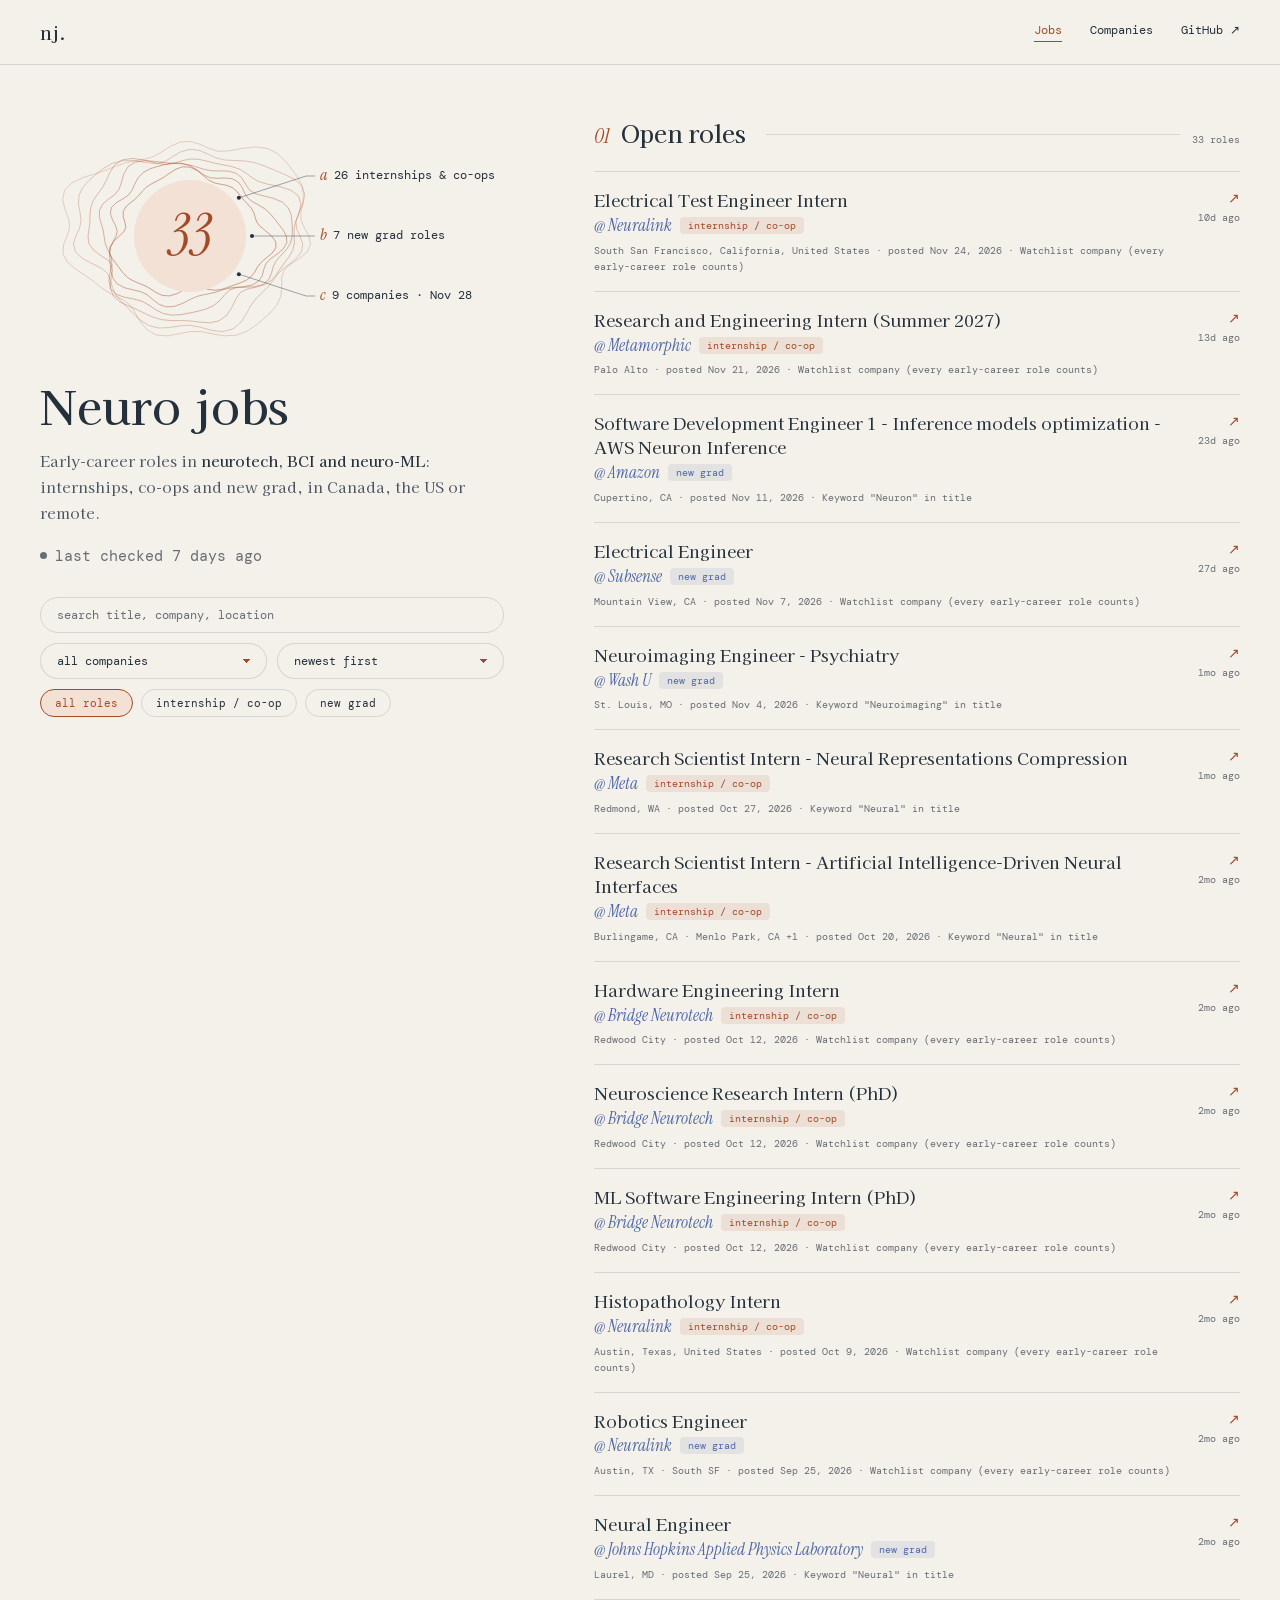
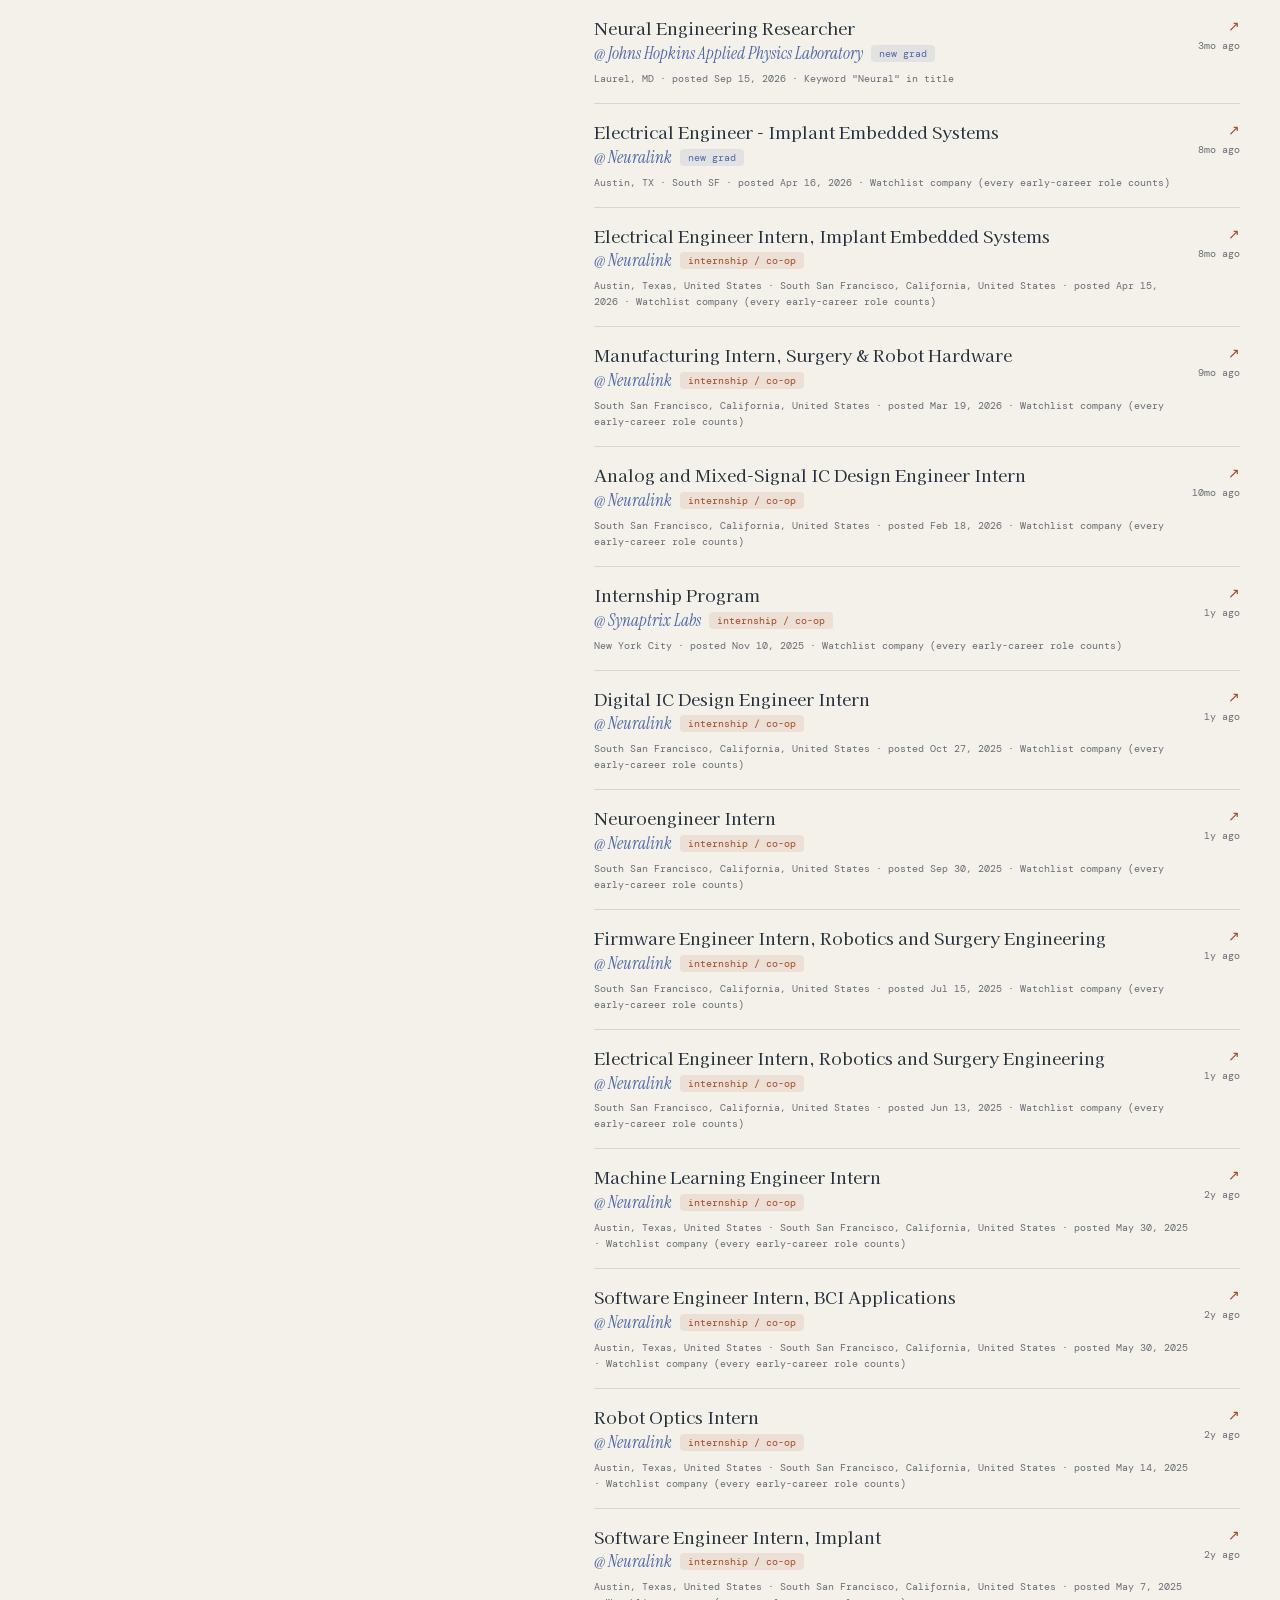
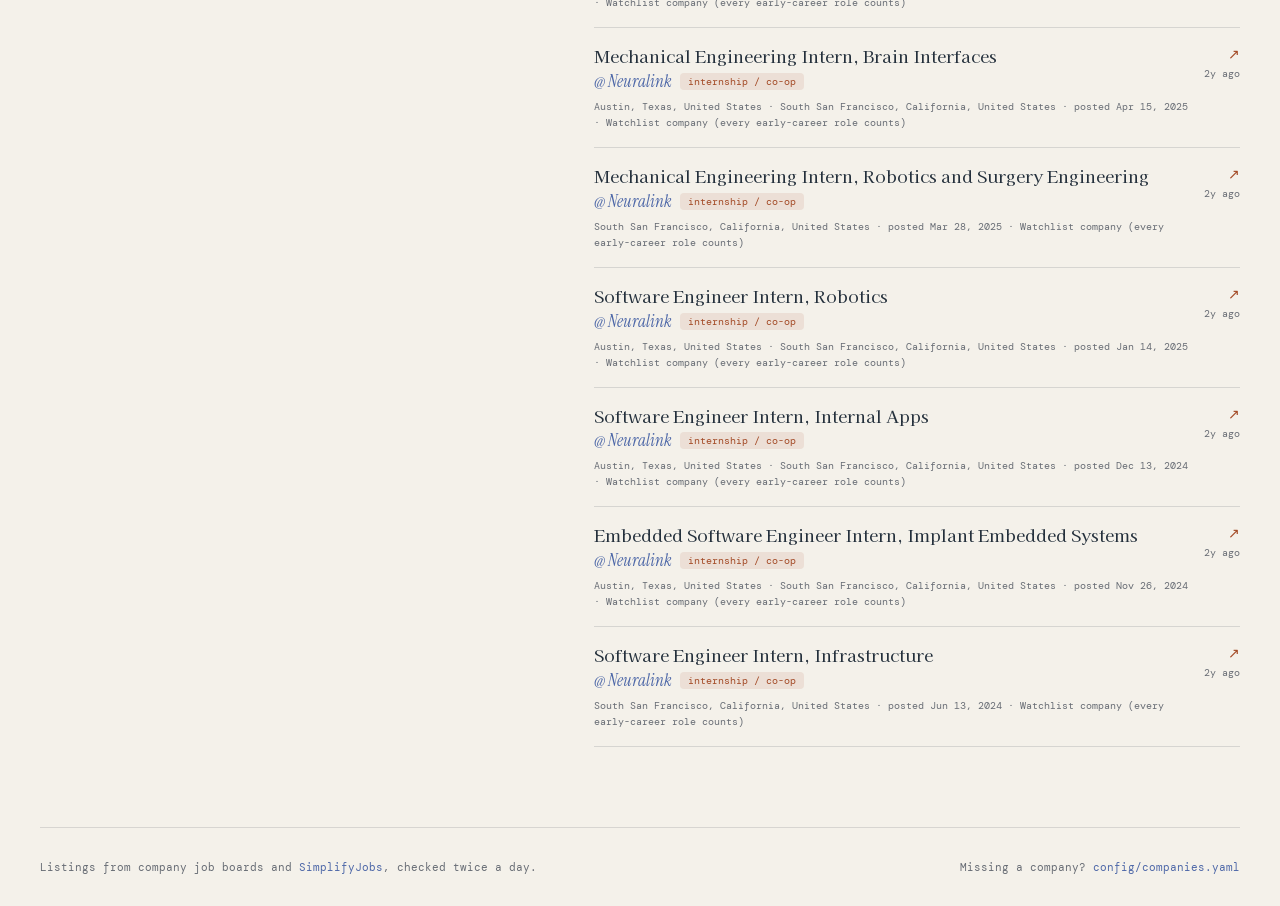
<file: docs/index.html>
<!doctype html>
<html lang="en">
<head>
  <meta charset="utf-8">
  <meta name="viewport" content="width=device-width, initial-scale=1">
  <title>Neuro Jobs</title>
  <meta name="description" content="Early-career neurotech, BCI and neuro-ML roles in Canada, the US and remote.">
  <link rel="icon" href="assets/icon.svg" type="image/svg+xml">
  <link rel="preconnect" href="https://fonts.googleapis.com">
  <link rel="preconnect" href="https://fonts.gstatic.com" crossorigin>
  <link rel="stylesheet" href="https://fonts.googleapis.com/css2?family=DM+Mono:wght@400;500&family=Instrument+Serif:ital@1&family=Kaisei+Decol:wght@400;500&display=swap">
  <link rel="stylesheet" href="assets/style.css">
</head>
<body data-page="jobs">
  <header class="topbar">
    <div class="topbar-inner">
      <a href="./" class="wordmark" aria-label="Neuro jobs, home">nj.</a>
      <nav aria-label="Pages">
        <a class="nav-link" href="./" aria-current="page">Jobs</a>
        <a class="nav-link" href="companies.html">Companies</a>
        <a class="nav-link external" href="https://github.com/marlotea/neuro-job-notifier" target="_blank" rel="noopener noreferrer">GitHub ↗</a>
      </nav>
    </div>
  </header>
  <main class="page">
    <div class="layout">
      <aside class="intro">
        <div class="intro-sticky">
          <div class="figure" id="figure"></div>
          <h1>Neuro jobs</h1>
          <p>Early-career roles in <strong>neurotech, BCI and neuro-ML</strong>: internships, co-ops and new grad, in Canada, the US or remote.</p>
          <p class="run-status" id="run-status" aria-live="polite"></p>
          <div class="filters">
            <input class="field" id="search" type="search" placeholder="search title, company, location" aria-label="Search jobs">
            <div class="row">
              <select class="field" id="company" aria-label="Filter by company"><option value="">all companies</option></select>
              <select class="field" id="sort" aria-label="Sort">
                <option value="newest">newest first</option>
                <option value="oldest">oldest first</option>
                <option value="company">company a–z</option>
              </select>
            </div>
            <div class="pills" id="kinds" role="group" aria-label="Role type">
              <button class="pill" type="button" data-kind="" aria-pressed="true">all roles</button>
              <button class="pill" type="button" data-kind="internship" aria-pressed="false">internship / co-op</button>
              <button class="pill" type="button" data-kind="new_grad" aria-pressed="false">new grad</button>
            </div>
          </div>
        </div>
      </aside>
      <div class="content">
        <section class="section" aria-labelledby="roles-title">
          <div class="section-head">
            <span class="num serif-italic" aria-hidden="true">01</span>
            <h2 id="roles-title">Open roles</h2>
            <span class="section-rule" aria-hidden="true"></span>
            <span class="tally" id="tally"></span>
          </div>
          <ul class="rows" id="jobs"></ul>
        </section>
      </div>
    </div>
    <footer>
      <span>Listings from company job boards and <a href="https://github.com/SimplifyJobs" target="_blank" rel="noopener noreferrer">SimplifyJobs</a>, checked twice a day.</span>
      <span>Missing a company? <a href="https://github.com/marlotea/neuro-job-notifier/blob/main/config/companies.yaml" target="_blank" rel="noopener noreferrer">config/companies.yaml</a></span>
    </footer>
  </main>
  <script src="assets/app.js"></script>
</body>
</html>
</file>
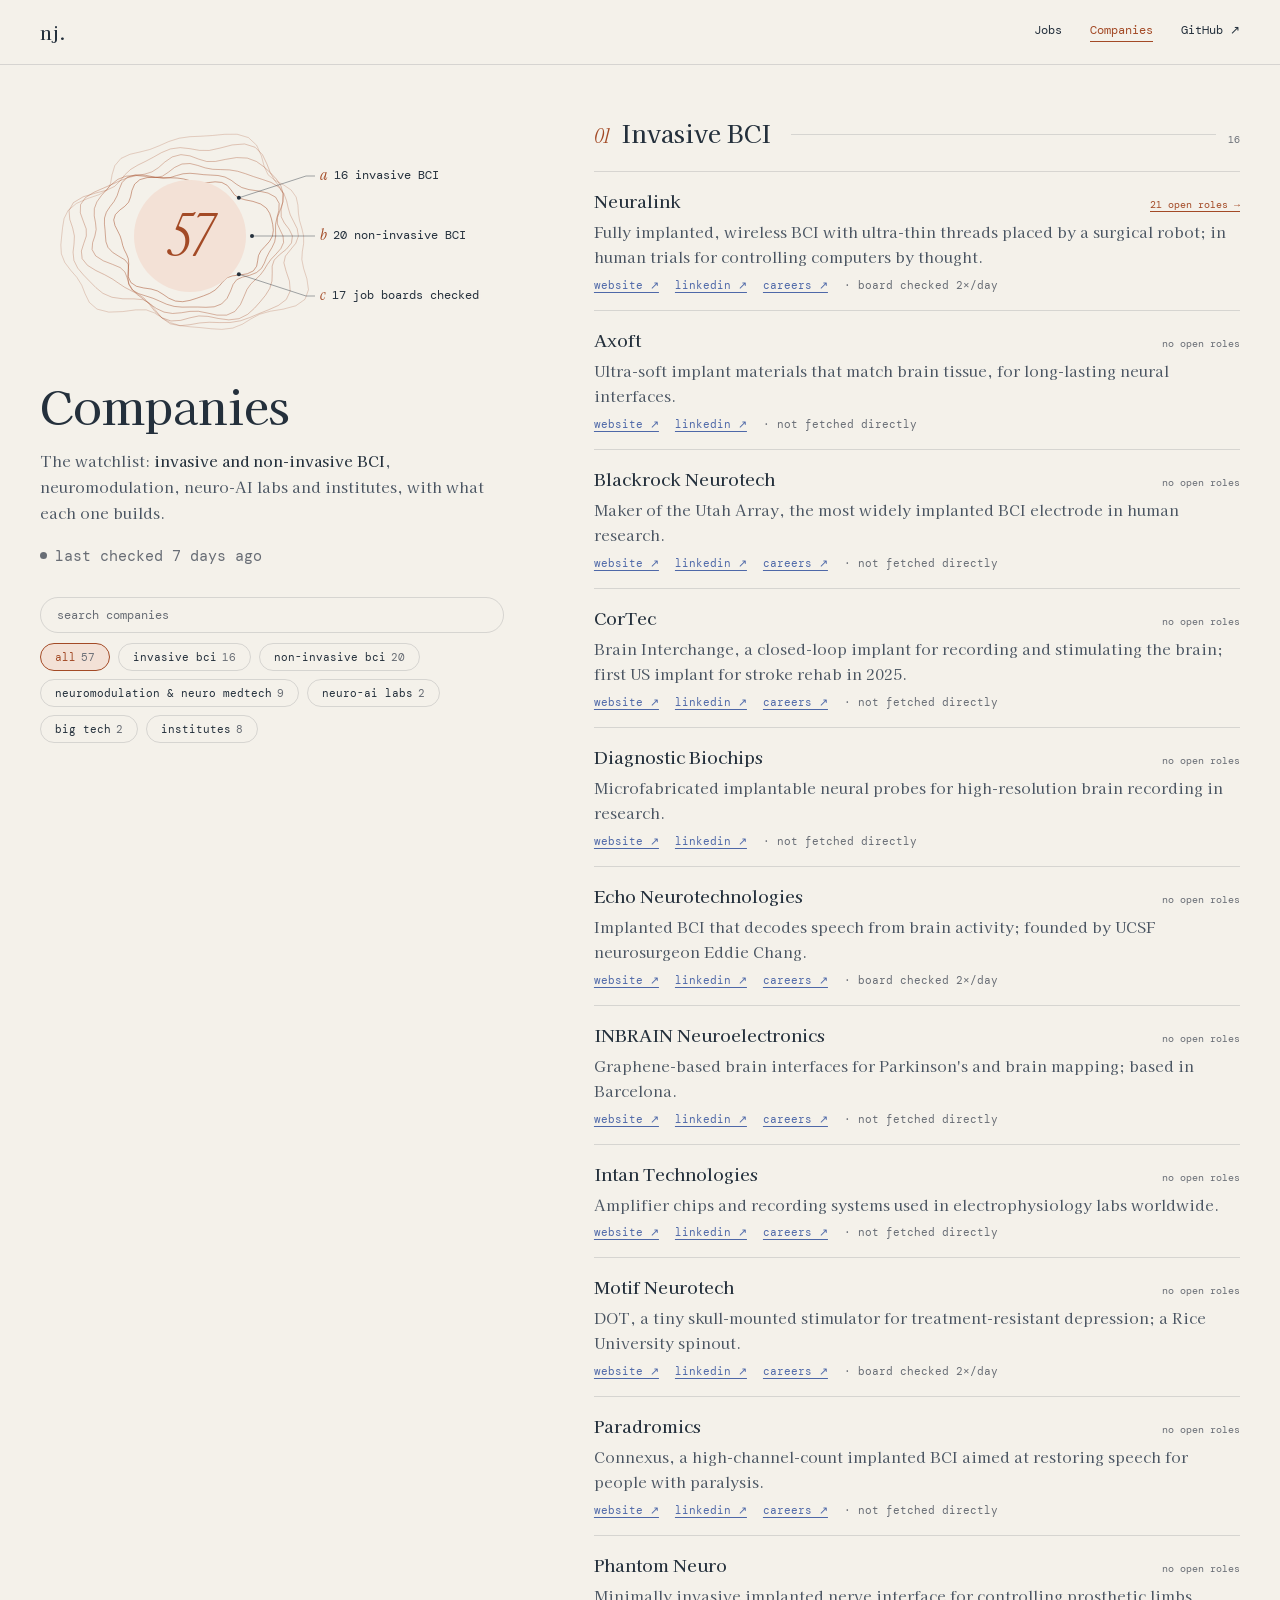
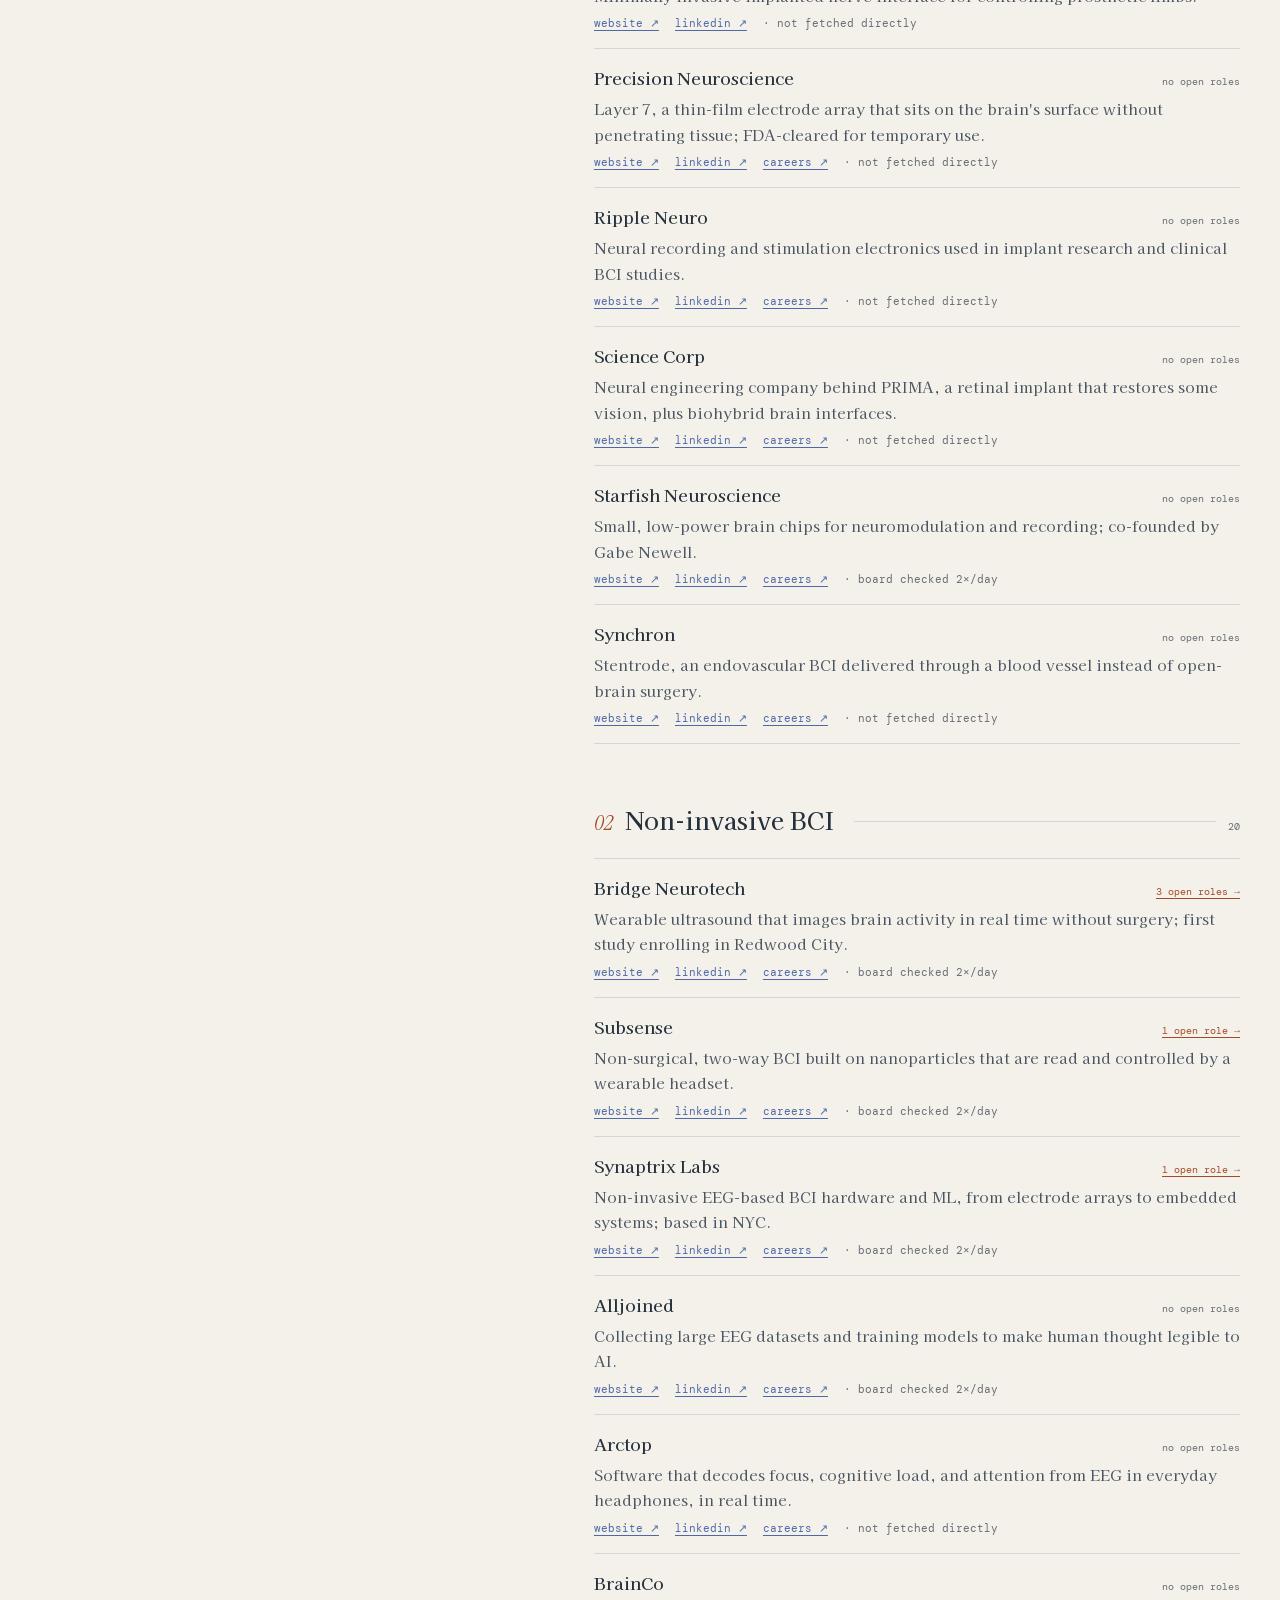
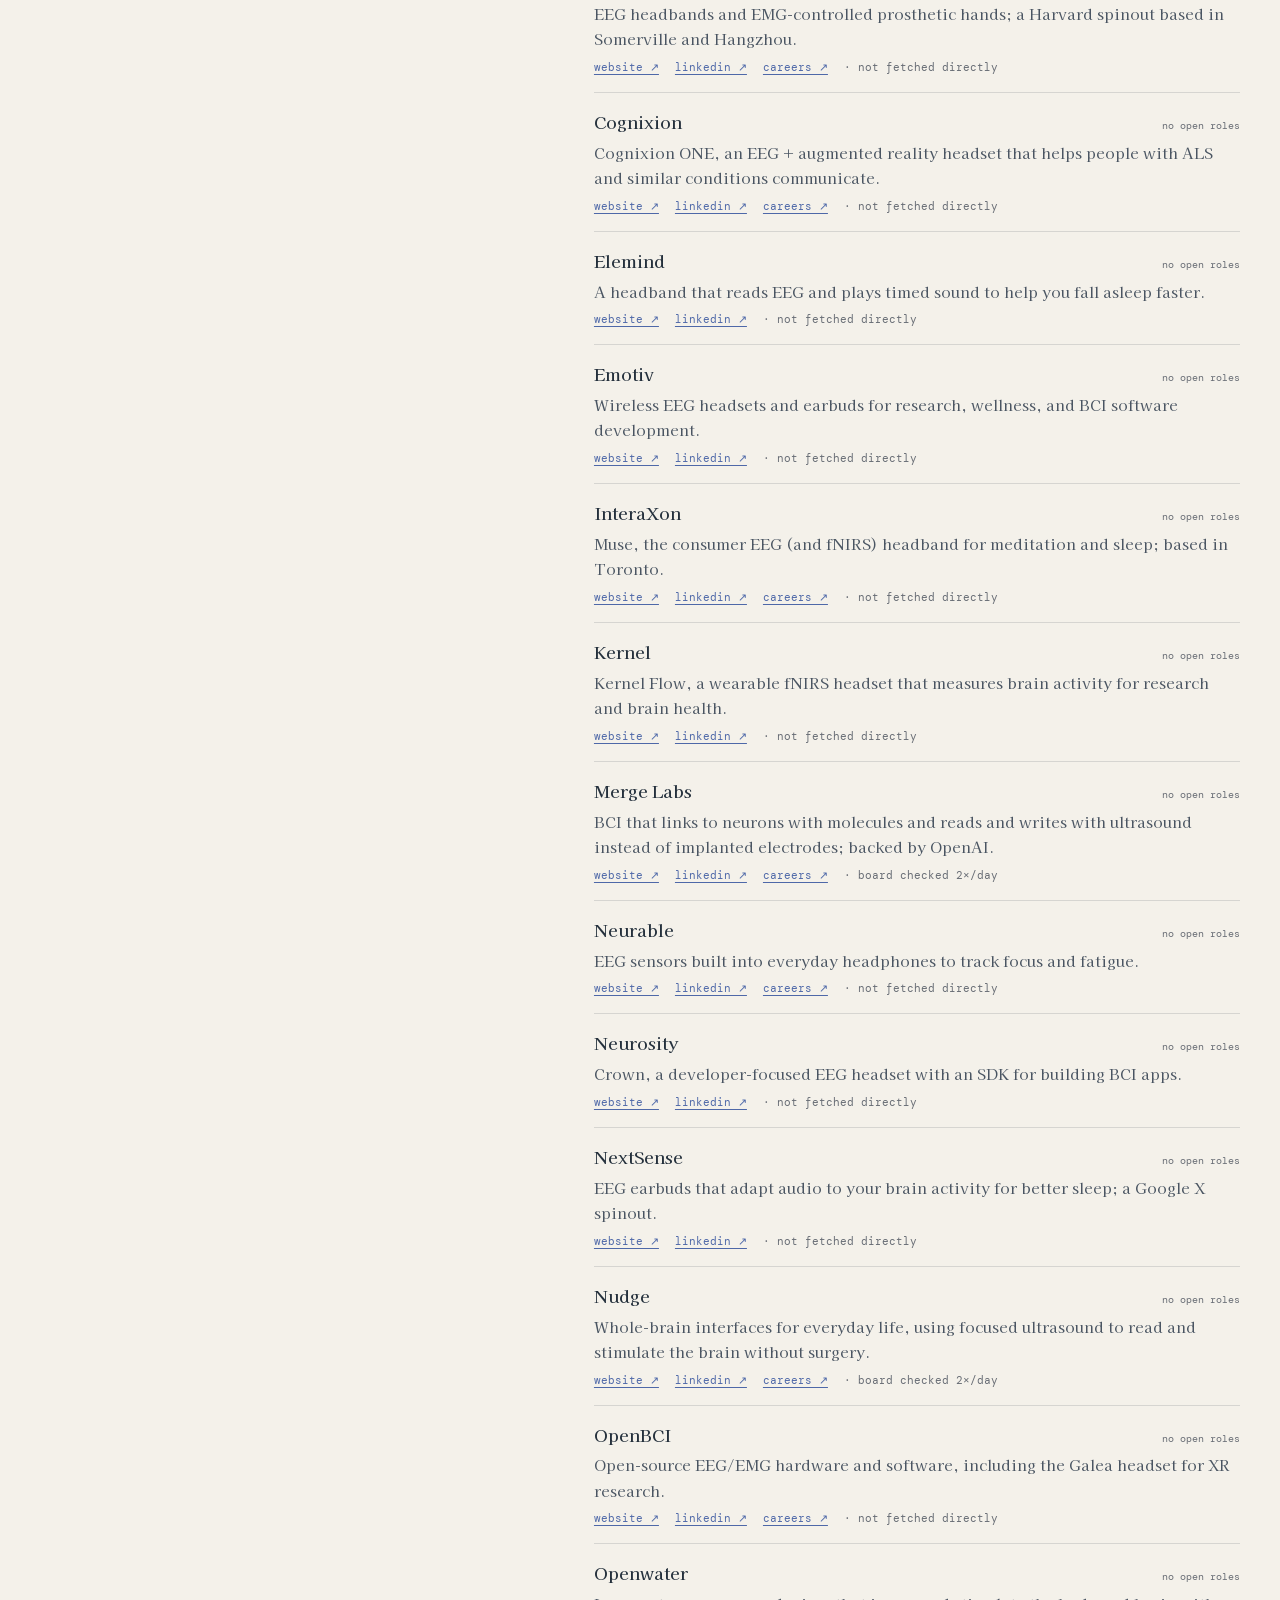
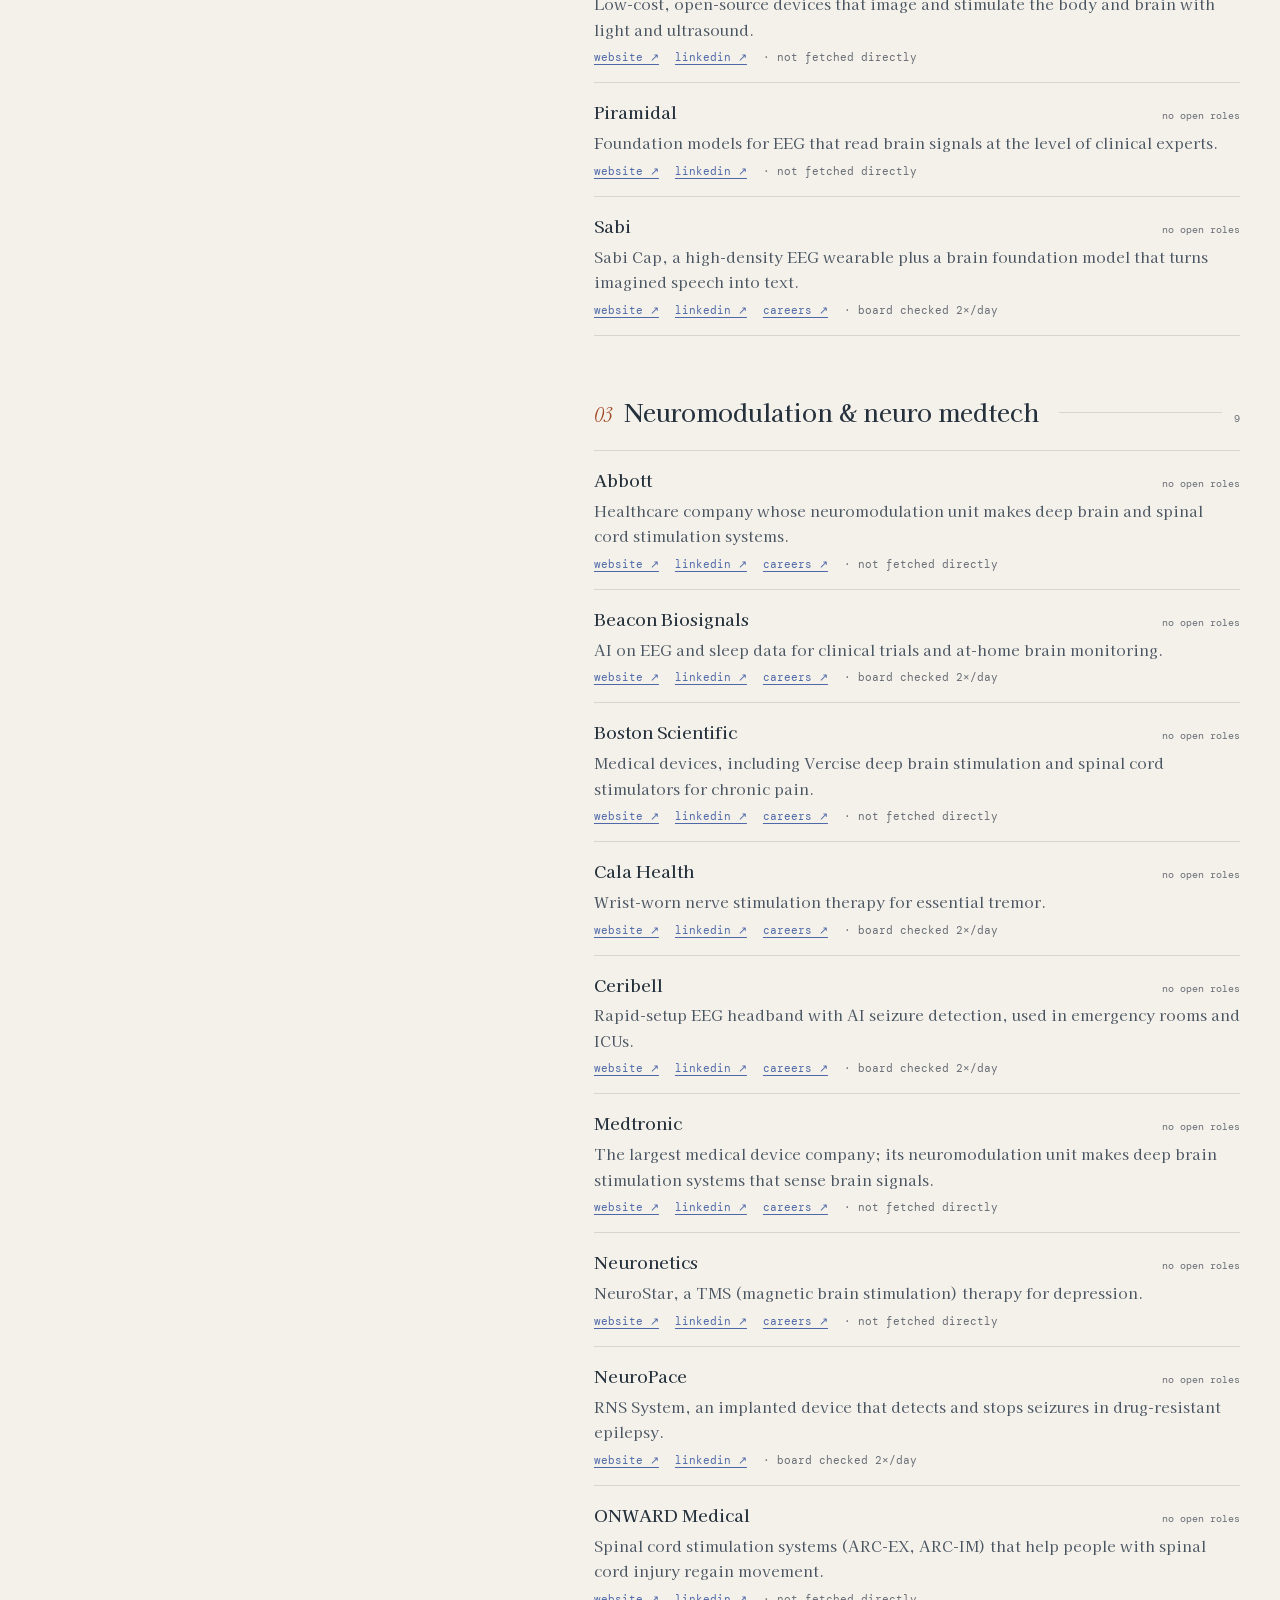
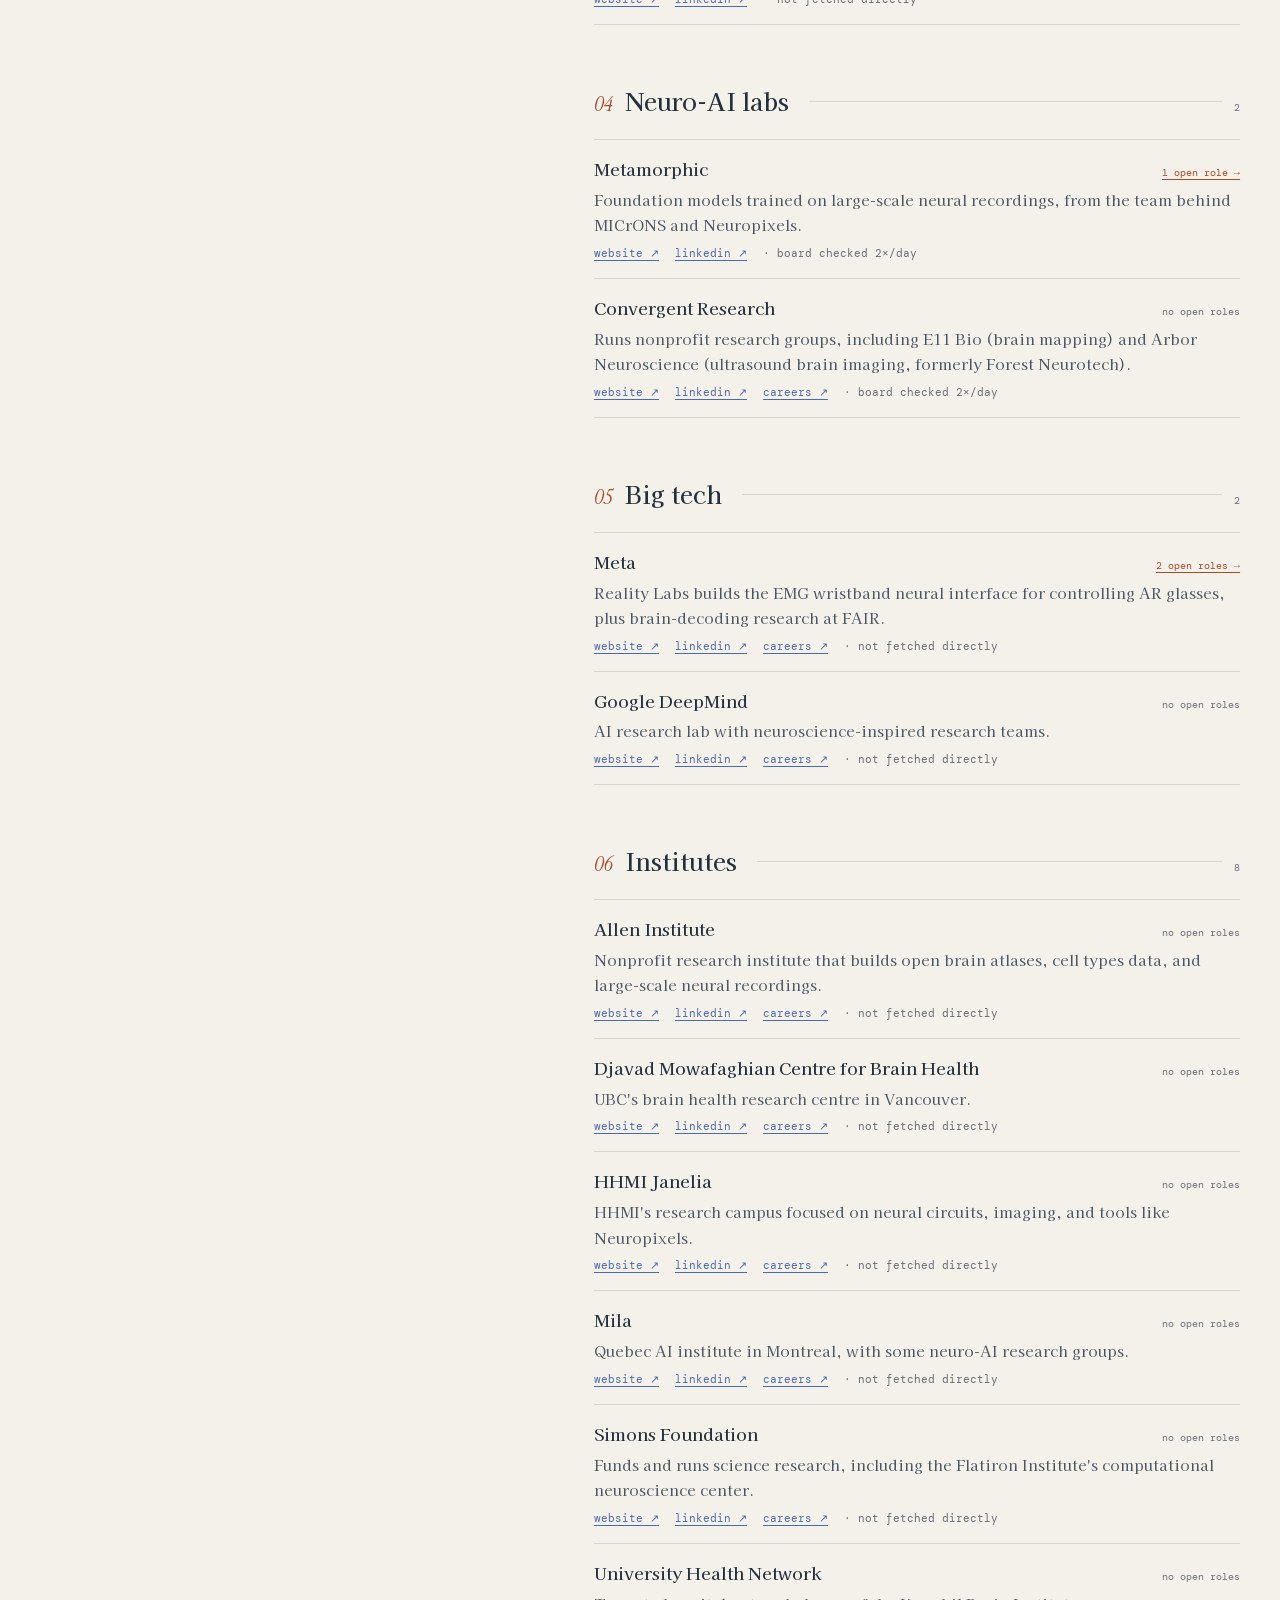
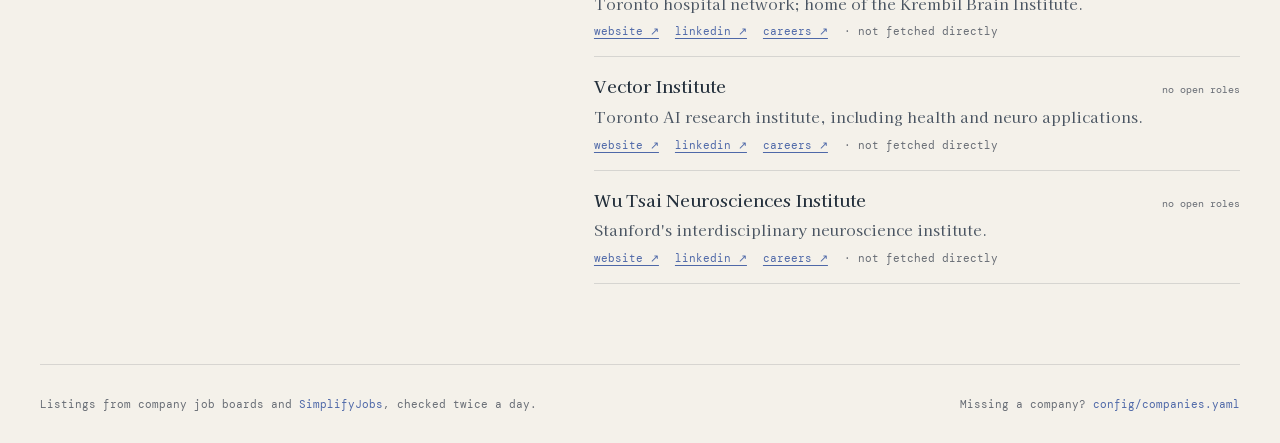
<file: docs/companies.html>
<!doctype html>
<html lang="en">
<head>
  <meta charset="utf-8">
  <meta name="viewport" content="width=device-width, initial-scale=1">
  <title>Neuro Companies</title>
  <meta name="description" content="BCI, neurotech and neuro-AI companies on the watchlist, with what each one does.">
  <link rel="icon" href="assets/icon.svg" type="image/svg+xml">
  <link rel="preconnect" href="https://fonts.googleapis.com">
  <link rel="preconnect" href="https://fonts.gstatic.com" crossorigin>
  <link rel="stylesheet" href="https://fonts.googleapis.com/css2?family=DM+Mono:wght@400;500&family=Instrument+Serif:ital@1&family=Kaisei+Decol:wght@400;500&display=swap">
  <link rel="stylesheet" href="assets/style.css">
</head>
<body data-page="companies">
  <header class="topbar">
    <div class="topbar-inner">
      <a href="./" class="wordmark" aria-label="Neuro jobs, home">nj.</a>
      <nav aria-label="Pages">
        <a class="nav-link" href="./">Jobs</a>
        <a class="nav-link" href="companies.html" aria-current="page">Companies</a>
        <a class="nav-link external" href="https://github.com/marlotea/neuro-job-notifier" target="_blank" rel="noopener noreferrer">GitHub ↗</a>
      </nav>
    </div>
  </header>
  <main class="page">
    <div class="layout">
      <aside class="intro">
        <div class="intro-sticky">
          <div class="figure" id="figure"></div>
          <h1>Companies</h1>
          <p>The watchlist: <strong>invasive and non-invasive BCI</strong>, neuromodulation, neuro-AI labs and institutes, with what each one builds.</p>
          <p class="run-status" id="run-status" aria-live="polite"></p>
          <div class="filters">
            <input class="field" id="search" type="search" placeholder="search companies" aria-label="Search companies">
            <div class="pills" id="categories" role="group" aria-label="Category"></div>
          </div>
        </div>
      </aside>
      <div class="content" id="companies"></div>
    </div>
    <footer>
      <span>Listings from company job boards and <a href="https://github.com/SimplifyJobs" target="_blank" rel="noopener noreferrer">SimplifyJobs</a>, checked twice a day.</span>
      <span>Missing a company? <a href="https://github.com/marlotea/neuro-job-notifier/blob/main/config/companies.yaml" target="_blank" rel="noopener noreferrer">config/companies.yaml</a></span>
    </footer>
  </main>
  <script src="assets/app.js"></script>
</body>
</html>
</file>
<file: docs/assets/style.css>
/* Design direction F from the portfolio (branch feat/redesign-f): paper and
   ink, Kaisei Decol for text, Instrument Serif italic for accents, DM Mono for
   small labels, hairline rules instead of cards. The accent here is
   terracotta instead of the portfolio's violet (#6f5aa8 / tint #e9e3f3);
   change --accent and --tint to try another. */

:root {
  --paper: #f4f1ea;
  --ink: #24303c;
  --body: #4a5562;
  --muted: #686d75; /* passes WCAG AA for small mono text on paper */
  --accent: #a34a26; /* terracotta, 5.2:1 on paper */
  --navy: #4e68a8;
  --tint: #f3e1d6;
  --hair: color-mix(in srgb, var(--ink) 14%, transparent);

  --kaisei: "Kaisei Decol", Georgia, serif;
  --serif: "Instrument Serif", Georgia, serif;
  --mono: "DM Mono", ui-monospace, monospace;
}

* { box-sizing: border-box; }

html, body { overflow-x: clip; max-width: 100%; }
html { scroll-behavior: smooth; scroll-padding-top: 80px; }

body {
  margin: 0;
  background: var(--paper);
  color: var(--body);
  font-family: var(--kaisei);
  font-weight: 400;
  -webkit-font-smoothing: antialiased;
}

::selection { background: color-mix(in srgb, var(--accent) 22%, transparent); color: var(--ink); }

:focus-visible { outline: 2px solid var(--accent); outline-offset: 3px; border-radius: 4px; }

a { color: inherit; text-decoration: none; }
ul { list-style: none; margin: 0; padding: 0; }

.serif-italic { font-family: var(--serif); font-style: italic; font-weight: 400; }

/* --- Top bar ------------------------------------------------------------- */

.topbar {
  position: sticky;
  top: 0;
  z-index: 40;
  border-bottom: 1px solid var(--hair);
  background: color-mix(in srgb, var(--paper) 90%, transparent);
  backdrop-filter: blur(4px);
}

.topbar-inner {
  display: flex;
  align-items: center;
  justify-content: space-between;
  height: 64px;
  max-width: 1248px;
  margin: 0 auto;
  padding: 0 24px;
}

.wordmark { font-size: 18px; font-weight: 500; color: var(--ink); }

.topbar nav { display: flex; gap: 28px; font-family: var(--mono); font-size: 12px; }

.nav-link {
  color: var(--ink);
  padding-bottom: 3px;
  border-bottom: 1px solid transparent;
  transition: color 0.2s, border-color 0.2s;
}

.nav-link:hover, .nav-link[aria-current="page"] { color: var(--accent); }
.nav-link[aria-current="page"] { border-bottom-color: var(--accent); }

@media (max-width: 480px) {
  .topbar-inner { padding: 0 16px; }
  .topbar nav { gap: 18px; }
  .topbar .external { display: none; }
}

/* --- Page layout --------------------------------------------------------- */

.page { max-width: 1248px; margin: 0 auto; padding: 32px 24px 0; }

@media (max-width: 480px) { .page { padding: 24px 16px 0; } }

@media (min-width: 1024px) {
  .page { padding-top: 56px; }
  .layout {
    display: grid;
    grid-template-columns: minmax(0, 460fr) minmax(0, 640fr);
    gap: clamp(40px, 7vw, 100px);
  }
}

/* Pin the intro column while the list scrolls, when the screen is tall enough. */
@media (min-width: 1024px) and (min-height: 860px) {
  .intro-sticky { position: sticky; top: 96px; }
}

.content { margin-top: 56px; }
@media (min-width: 1024px) { .content { margin-top: 0; } }

/* --- Intro (left column) ------------------------------------------------- */

.figure { position: relative; width: 100%; max-width: 460px; aspect-ratio: 460 / 230; }
.figure svg { position: absolute; inset: 0; width: 100%; height: 100%; overflow: visible; }

.callout-text {
  paint-order: stroke;
  stroke: var(--paper);
  stroke-width: 4px;
  stroke-linejoin: round;
}

.intro h1 {
  margin: 28px 0 0;
  font-size: 34px;
  line-height: 1.15;
  font-weight: 500;
  color: var(--ink);
}

@media (min-width: 1024px) { .intro h1 { font-size: 46px; } }

.intro p { margin: 16px 0 0; font-size: 15px; line-height: 1.75; }
.intro p strong { font-weight: 500; color: var(--ink); }

.run-status { display: flex; flex-wrap: wrap; align-items: center; gap: 4px 8px; margin-top: 14px; font-family: var(--mono); font-size: 11px; color: var(--muted); }
.run-status .dot { width: 7px; height: 7px; border-radius: 50%; background: var(--muted); }
.run-status .dot.ok { background: #3f8a5f; }
.run-status .dot.fail { background: #c0392b; }
.run-status .dot.running { background: var(--accent); }
.run-status a { color: var(--navy); text-decoration: underline; text-underline-offset: 3px; text-decoration-thickness: 1px; }
.run-status a:hover { color: var(--accent); }

/* --- Filters ------------------------------------------------------------- */

.filters { display: grid; gap: 10px; margin-top: 28px; }
.filters .row { display: grid; grid-template-columns: 1fr 1fr; gap: 10px; }

.field {
  width: 100%;
  padding: 9px 16px;
  border: 1px solid var(--hair);
  border-radius: 999px;
  background: transparent;
  color: var(--ink);
  font-family: var(--mono);
  font-size: 12px;
  outline: none;
  transition: border-color 0.2s;
}

.field::placeholder { color: var(--muted); }
.field:hover, .field:focus { border-color: var(--accent); }

select.field {
  appearance: none;
  cursor: pointer;
  background-image: linear-gradient(45deg, transparent 50%, var(--accent) 50%),
    linear-gradient(135deg, var(--accent) 50%, transparent 50%);
  background-position: calc(100% - 19px) 52%, calc(100% - 15px) 52%;
  background-size: 4px 4px;
  background-repeat: no-repeat;
  padding-right: 34px;
}

.pills { display: flex; flex-wrap: wrap; gap: 8px; }

.pill {
  padding: 6px 14px;
  border: 1px solid var(--hair);
  border-radius: 999px;
  background: transparent;
  color: var(--ink);
  font-family: var(--mono);
  font-size: 11px;
  cursor: pointer;
  transition: color 0.2s, border-color 0.2s, background 0.2s;
}

.pill:hover { border-color: var(--accent); color: var(--accent); }
.pill[aria-pressed="true"] { border-color: var(--accent); background: var(--tint); color: var(--accent); }
.pill .count { margin-left: 5px; color: var(--muted); }

/* --- Numbered sections (right column) ------------------------------------ */

.section + .section { margin-top: 64px; }

.section-head { display: flex; align-items: baseline; gap: 12px; }
.section-head .num { font-size: 22px; line-height: 1; color: var(--accent); }
.section-head h2 { margin: 0; font-size: 24px; line-height: 1; font-weight: 500; color: var(--ink); }
.section-rule { flex: 1; align-self: center; margin-left: 8px; border-top: 1px solid var(--hair); }
.section-head .tally { font-family: var(--mono); font-size: 10px; color: var(--muted); white-space: nowrap; }

.rows { margin-top: 24px; border-top: 1px solid var(--hair); }
.rows > li { border-bottom: 1px solid var(--hair); }

.empty { padding: 18px 0; font-family: var(--mono); font-size: 12px; color: var(--muted); }

/* --- Job rows ------------------------------------------------------------ */

.job { display: flex; justify-content: space-between; gap: 16px; padding: 16px 0; }

.job-main { min-width: 0; }
.job-title { display: block; font-size: 16px; line-height: 1.4; color: var(--ink); transition: color 0.2s; }
@media (min-width: 1024px) { .job-title { font-size: 17px; } }

.job-org { display: flex; flex-wrap: wrap; align-items: center; gap: 4px 8px; margin-top: 2px; }
.job-org .at { font-size: 17px; line-height: 1.35; color: var(--navy); }

.tag {
  padding: 2px 8px;
  border-radius: 4px;
  background: color-mix(in srgb, var(--accent) 10%, transparent);
  color: var(--accent);
  font-family: var(--mono);
  font-size: 10px;
  white-space: nowrap;
}

.tag.new_grad { background: color-mix(in srgb, var(--navy) 10%, transparent); color: var(--navy); }

.job-meta { display: block; margin-top: 6px; font-family: var(--mono); font-size: 10px; line-height: 1.6; color: var(--muted); }

.job-side {
  display: flex;
  flex-shrink: 0;
  flex-direction: column;
  align-items: flex-end;
  gap: 6px;
  padding-top: 3px;
  font-family: var(--mono);
  font-size: 10px;
  color: var(--muted);
  white-space: nowrap;
}

.arrow { color: var(--accent); font-size: 14px; line-height: 1; }

.job:hover .job-title { color: var(--accent); }

/* --- Company rows -------------------------------------------------------- */

.company { padding: 18px 0; }
.company-head { display: flex; align-items: baseline; justify-content: space-between; gap: 12px; }
.company-name { margin: 0; font-size: 17px; font-weight: 500; line-height: 1.35; color: var(--ink); }

.open-link { font-family: var(--mono); font-size: 10px; color: var(--muted); white-space: nowrap; }
a.open-link { color: var(--accent); border-bottom: 1px solid currentColor; }
a.open-link:hover { color: var(--navy); }

.company p { margin: 6px 0 0; font-size: 15px; line-height: 1.7; }

.company-links { display: flex; flex-wrap: wrap; gap: 4px 16px; margin-top: 8px; font-family: var(--mono); font-size: 11px; }
.company-links a { color: var(--navy); text-decoration: underline; text-underline-offset: 3px; text-decoration-thickness: 1px; }
.company-links a:hover { color: var(--accent); }
.company-links .note { color: var(--muted); }

/* --- Footer -------------------------------------------------------------- */

footer {
  display: flex;
  flex-wrap: wrap;
  justify-content: space-between;
  gap: 8px 24px;
  margin-top: 80px;
  padding: 32px 0;
  border-top: 1px solid var(--hair);
  font-family: var(--mono);
  font-size: 11px;
  color: var(--muted);
}

footer a { color: var(--navy); }
footer a:hover { color: var(--accent); }

/* --- Motion --------------------------------------------------------------
   The un-animated defaults above are the final state; all motion is opt-in. */

@keyframes fadeInUp { from { opacity: 0; transform: translateY(10px); } to { opacity: 1; transform: none; } }
@keyframes ringDraw { from { stroke-dashoffset: 1; } to { stroke-dashoffset: 0; } }
@keyframes ringBreathe { 0%, 100% { transform: scale(1); opacity: 1; } 50% { transform: scale(1.018); opacity: 0.78; } }
@keyframes calloutIn { from { opacity: 0; transform: translateX(-6px); } to { opacity: 1; transform: none; } }
@keyframes ruleIn { from { transform: scaleX(0); } to { transform: scaleX(1); } }

@media (prefers-reduced-motion: no-preference) {
  .ring {
    stroke-dasharray: 1;
    animation:
      ringDraw 1.2s cubic-bezier(0.45, 0, 0.2, 1) calc(var(--k) * 80ms) both,
      ringBreathe 16s ease-in-out calc(1.6s + var(--k) * 0.7s) infinite;
  }
  .callout { animation: calloutIn 0.6s ease-out calc(1.2s + var(--i) * 180ms) both; }
  .section-rule { transform-origin: left center; animation: ruleIn 0.9s cubic-bezier(0.45, 0, 0.2, 1) 0.15s both; }
  .reveal-item { animation: fadeInUp 0.6s ease-out calc(150ms + var(--i, 0) * 60ms) both; }
  .arrow { display: inline-block; transition: transform 0.25s ease; }
  .job:hover .arrow { transform: translate(2px, -2px); }
}

@media (prefers-reduced-motion: reduce) { html { scroll-behavior: auto; } }
</file>
